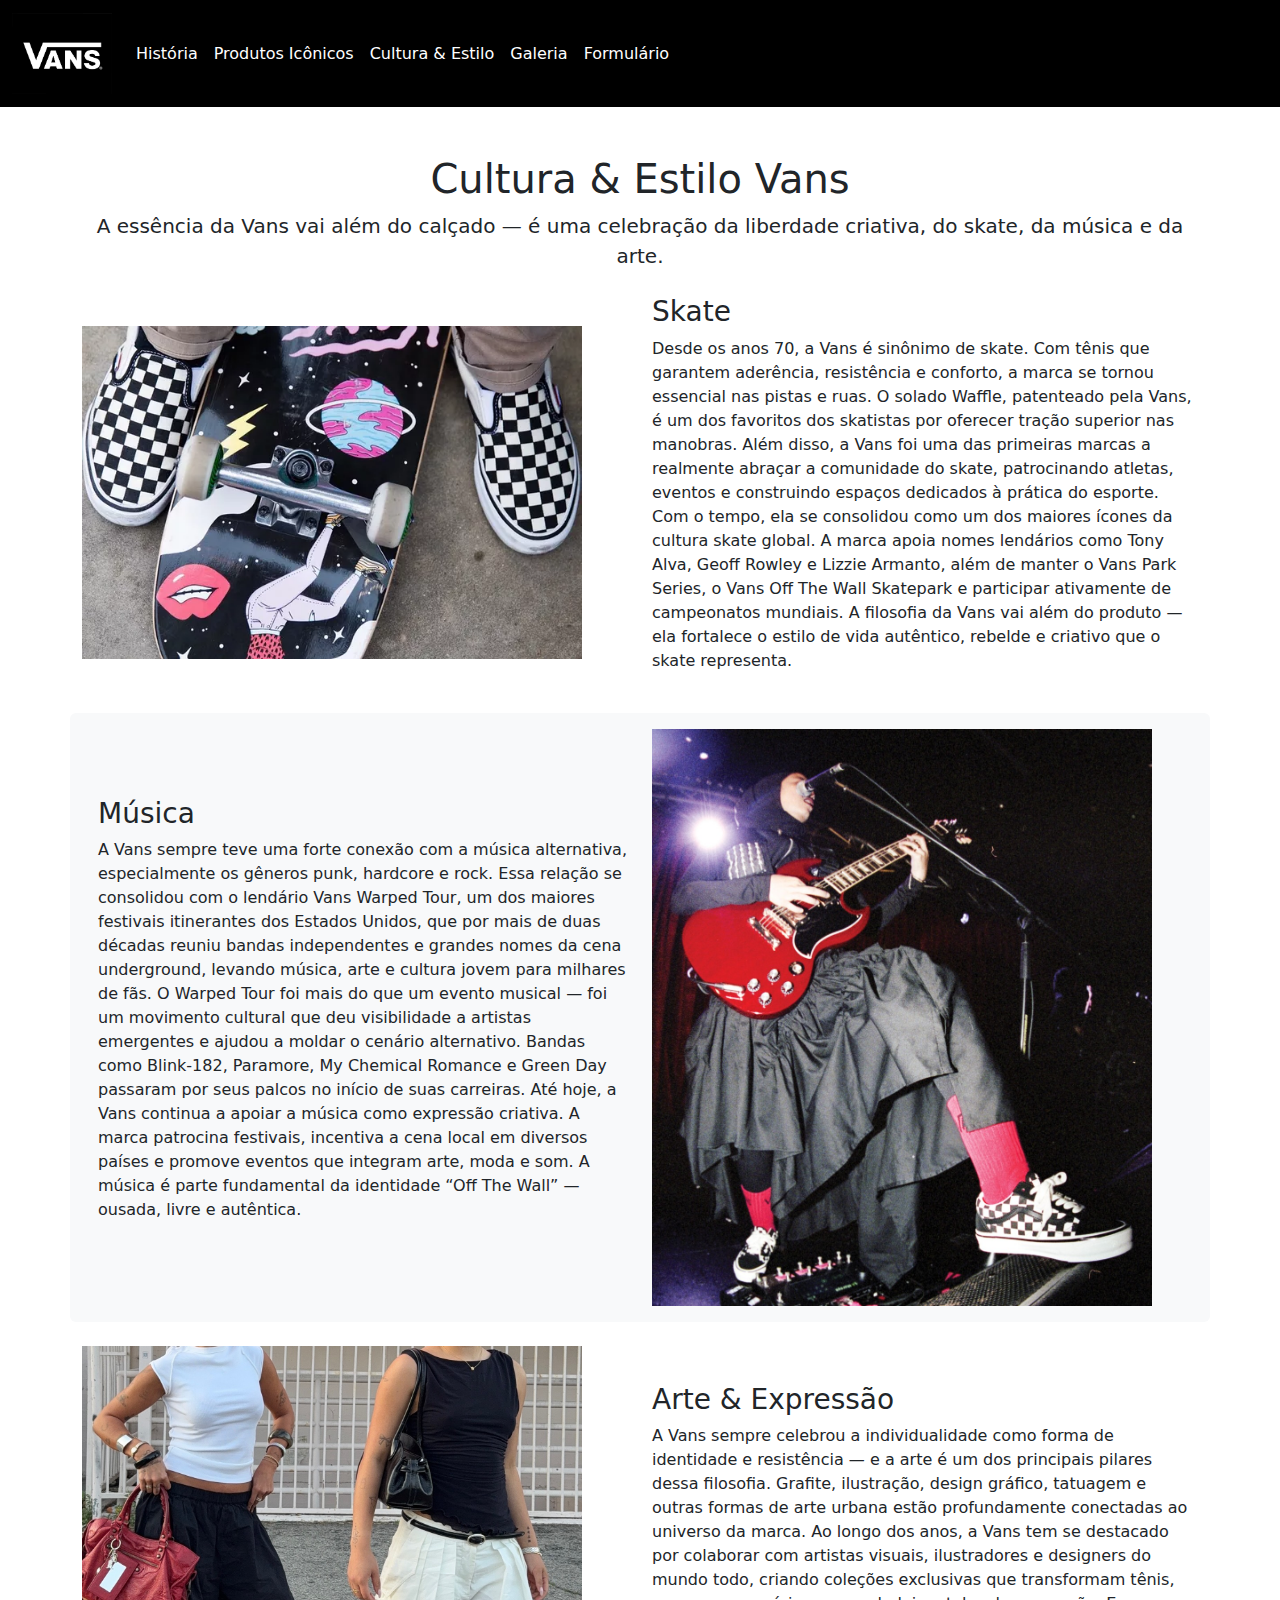
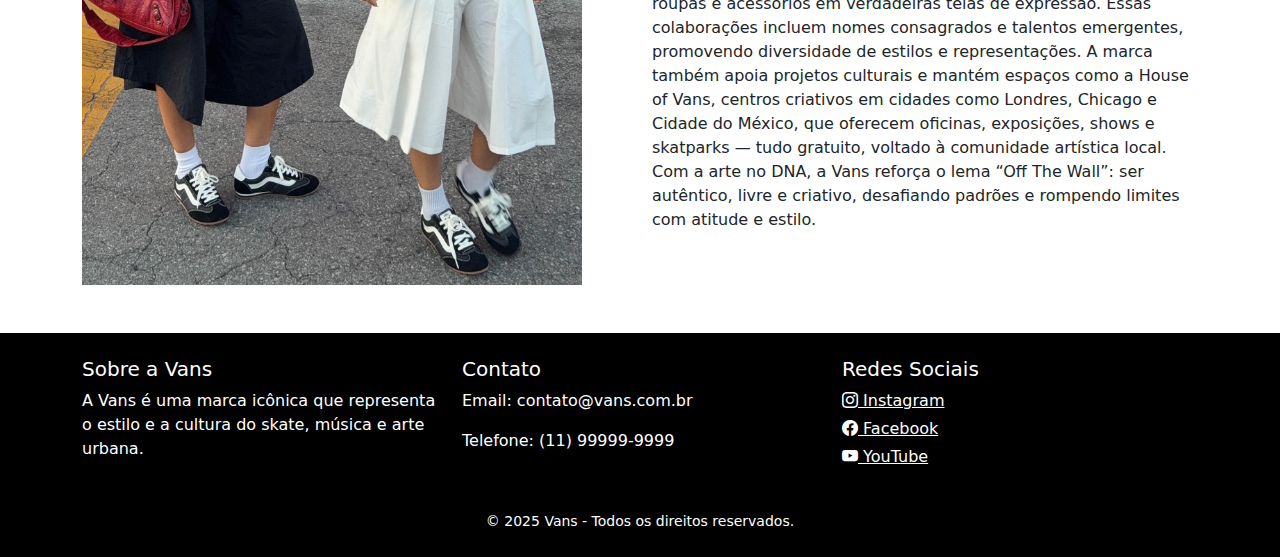
<file: cultest.html>
<!DOCTYPE html>
<html lang="pt-BR">
<head>
    <meta charset="UTF-8">
    <meta name="viewport" content="width=device-width, initial-scale=1.0">
    <title>Vans</title>
    <link href="https://cdn.jsdelivr.net/npm/bootstrap@5.3.3/dist/css/bootstrap.min.css" rel="stylesheet" />
    <link href="https://cdn.jsdelivr.net/npm/bootstrap-icons@1.10.5/font/bootstrap-icons.css" rel="stylesheet" />
  
</head>
<body>

  <!-- menu -->
  <nav class="navbar navbar-expand-lg bg-black navbar-black">
    <div class="container-fluid">
      <a class="navbar-brand" href="index.html">
        <img src="./img/logo.png" alt="Logo Vans" width="100" height="auto" >
      </a>
      <button class="navbar-toggler" type="button" data-bs-toggle="collapse" data-bs-target="#navbarNav" 
              aria-controls="navbarNav" aria-expanded="false" aria-label="Toggle navigation">
        <span class="navbar-toggler-icon"></span>
      </button>
      <div class="collapse navbar-collapse" id="navbarNav">
        <ul class="navbar-nav me-auto mb-2 mb-lg-0">
          <li class="nav-item"><a class="nav-link text-white" href="historia.html">História</a></li>
          <li class="nav-item"><a class="nav-link text-white" href="produtos.html">Produtos Icônicos</a></li>
          <li class="nav-item"><a class="nav-link text-white active" href="cultest.html">Cultura & Estilo</a></li>
          <li class="nav-item"><a class="nav-link text-white" href="galeria.html">Galeria</a></li>
          <li class="nav-item"><a class="nav-link text-white" href="formulario.html">Formulário</a></li>
        </ul>
      </div>
    </div>
  </nav>

  <!-- CULTURA & ESTILO -->
  <section id="cultest" class="container my-5">
    <div class="text-center mb-4">
      <h1>Cultura & Estilo Vans</h1>
      <p class="lead">A essência da Vans vai além do calçado — é uma celebração da liberdade criativa, do skate, da música e da arte.</p>
    </div>

    <div class="row align-items-center cultura-section">
      <div class="col-md-6">
        <img src="./img/skate.webp" alt="Skate" class="img-fluid cultura-img" width="500" />
      </div>
      <div class="col-md-6">
        <h3>Skate</h3>
        <p>Desde os anos 70, a Vans é sinônimo de skate. Com tênis que garantem aderência, resistência e conforto, a marca se tornou essencial nas pistas e ruas. O solado Waffle, patenteado pela Vans, é um dos favoritos dos skatistas por oferecer tração superior nas manobras. Além disso, a Vans foi uma das primeiras marcas a realmente abraçar a comunidade do skate, patrocinando atletas, eventos e construindo espaços dedicados à prática do esporte.

          Com o tempo, ela se consolidou como um dos maiores ícones da cultura skate global. A marca apoia nomes lendários como Tony Alva, Geoff Rowley e Lizzie Armanto, além de manter o Vans Park Series, o Vans Off The Wall Skatepark e participar ativamente de campeonatos mundiais. A filosofia da Vans vai além do produto — ela fortalece o estilo de vida autêntico, rebelde e criativo que o skate representa.</p>
      </div>
    </div>

    <div class="row align-items-center flex-md-row-reverse cultura-section bg-light rounded p-3 my-4">
      <div class="col-md-6">
        <img src="./img/musica.jpg" alt="Música" class="img-fluid cultura-img" width="500" />
      </div>
      <div class="col-md-6">
        <h3>Música</h3>
        <p>A Vans sempre teve uma forte conexão com a música alternativa, especialmente os gêneros punk, hardcore e rock. Essa relação se consolidou com o lendário Vans Warped Tour, um dos maiores festivais itinerantes dos Estados Unidos, que por mais de duas décadas reuniu bandas independentes e grandes nomes da cena underground, levando música, arte e cultura jovem para milhares de fãs.

          O Warped Tour foi mais do que um evento musical — foi um movimento cultural que deu visibilidade a artistas emergentes e ajudou a moldar o cenário alternativo. Bandas como Blink-182, Paramore, My Chemical Romance e Green Day passaram por seus palcos no início de suas carreiras.
          
          Até hoje, a Vans continua a apoiar a música como expressão criativa. A marca patrocina festivais, incentiva a cena local em diversos países e promove eventos que integram arte, moda e som. A música é parte fundamental da identidade “Off The Wall” — ousada, livre e autêntica.</p>
      </div>
    </div>

    <div class="row align-items-center cultura-section">
      <div class="col-md-6">
        <img src="./img/expressao.jpg" alt="Arte urbana" class="img-fluid cultura-img" width="500" />
      </div>
      <div class="col-md-6">
        <h3>Arte & Expressão</h3>
        <p>A Vans sempre celebrou a individualidade como forma de identidade e resistência — e a arte é um dos principais pilares dessa filosofia. Grafite, ilustração, design gráfico, tatuagem e outras formas de arte urbana estão profundamente conectadas ao universo da marca. Ao longo dos anos, a Vans tem se destacado por colaborar com artistas visuais, ilustradores e designers do mundo todo, criando coleções exclusivas que transformam tênis, roupas e acessórios em verdadeiras telas de expressão.

          Essas colaborações incluem nomes consagrados e talentos emergentes, promovendo diversidade de estilos e representações. A marca também apoia projetos culturais e mantém espaços como a House of Vans, centros criativos em cidades como Londres, Chicago e Cidade do México, que oferecem oficinas, exposições, shows e skatparks — tudo gratuito, voltado à comunidade artística local.
          
          Com a arte no DNA, a Vans reforça o lema “Off The Wall”: ser autêntico, livre e criativo, desafiando padrões e rompendo limites com atitude e estilo.</p>
      </div>
    </div>
  </section>
  
    <!-- FOOTER -->
    <footer class="bg-black text-white py-4 mt-5">
      <div class="container">
        <div class="row">
          <div class="col-md-4 mb-3">
            <h5>Sobre a Vans</h5>
            <p>A Vans é uma marca icônica que representa o estilo e a cultura do skate, música e arte urbana.</p>
          </div>
          <div class="col-md-4 mb-3">
            <h5>Contato</h5>
            <p>Email: contato@vans.com.br</p>
            <p>Telefone: (11) 99999-9999</p>
          </div>
          <div class="col-md-4 mb-3">
            <h5>Redes Sociais</h5>
            <a href="https://www.instagram.com/vans/" class="text-white d-block mb-1"><i class="bi bi-instagram"></i> Instagram</a>
            <a href="https://www.facebook.com/vansbrasil/?locale=pt_BR" class="text-white d-block mb-1"><i class="bi bi-facebook"></i> Facebook</a>
            <a href="https://www.youtube.com/@vans" class="text-white d-block"><i class="bi bi-youtube"></i> YouTube</a>
          </div>
        </div>
        <div class="text-center mt-3">
          <small>© 2025 Vans - Todos os direitos reservados.</small>
        </div>
      </div>
    </footer>

    <script src="https://cdn.jsdelivr.net/npm/bootstrap@5.3.3/dist/js/bootstrap.bundle.min.js"></script>

</body>
</html>
</file>
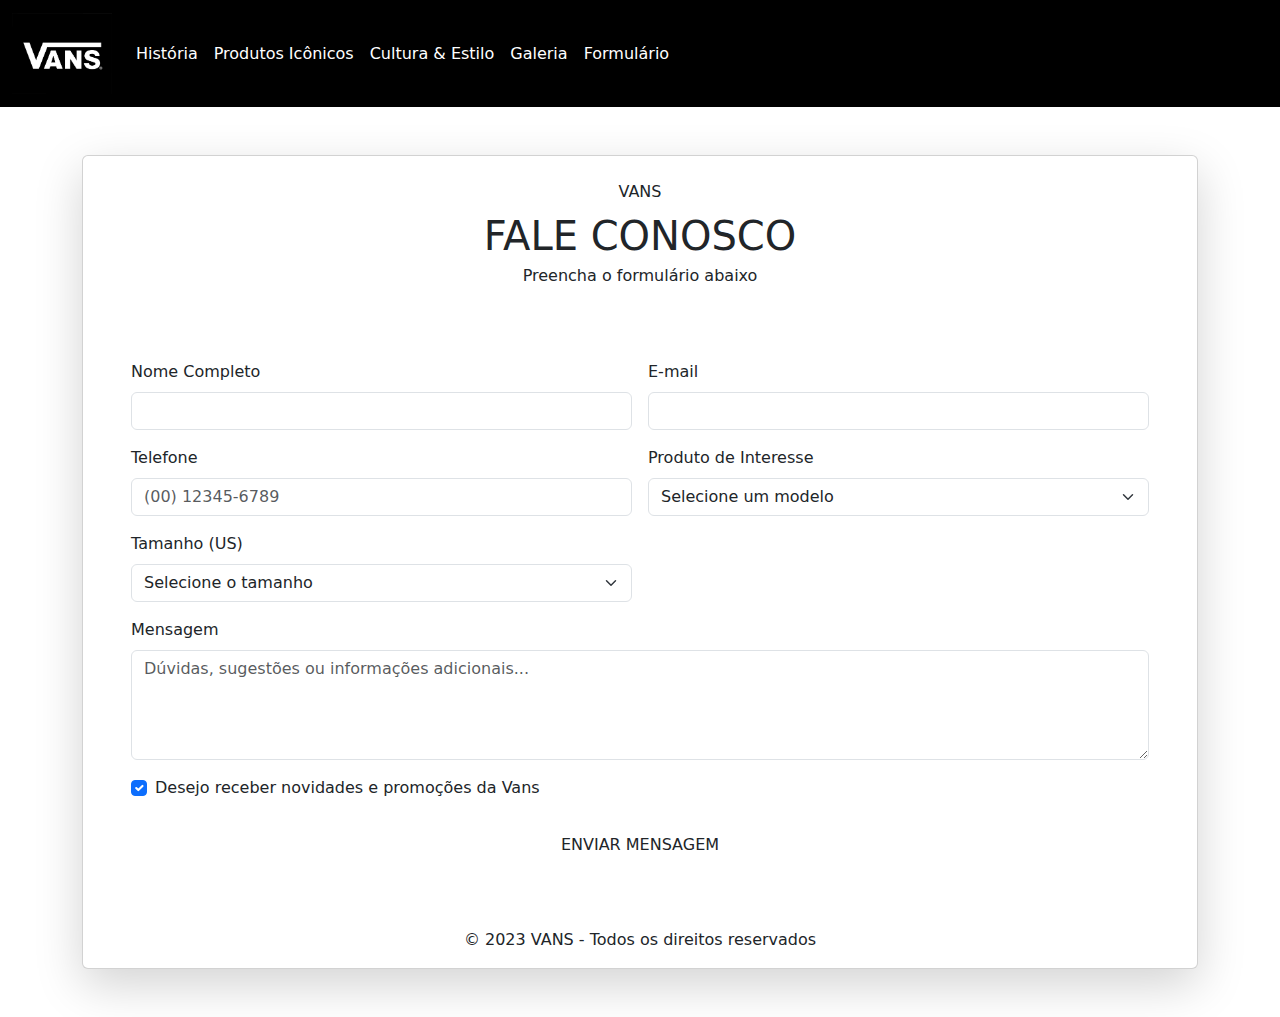
<file: formulario.html>
<!DOCTYPE html>
<html lang="pt-BR">
<head>
    <meta charset="UTF-8">
    <meta name="viewport" content="width=device-width, initial-scale=1.0">
    <title>Vans</title>
    <link href="https://cdn.jsdelivr.net/npm/bootstrap@5.3.3/dist/css/bootstrap.min.css" rel="stylesheet" />
    <link href="https://cdn.jsdelivr.net/npm/bootstrap-icons@1.10.5/font/bootstrap-icons.css" rel="stylesheet" />

</head>
<body>

    <!-- menu -->
    <nav class="navbar navbar-expand-lg bg-black navbar-black">
        <div class="container-fluid">
          <a class="navbar-brand" href="index.html">
            <img src="./img/logo.png" alt="Logo Vans" width="100" height="auto" >
          </a>
          <button class="navbar-toggler" type="button" data-bs-toggle="collapse" data-bs-target="#navbarNav" 
                  aria-controls="navbarNav" aria-expanded="false" aria-label="Toggle navigation">
            <span class="navbar-toggler-icon"></span>
          </button>
          <div class="collapse navbar-collapse" id="navbarNav">
            <ul class="navbar-nav me-auto mb-2 mb-lg-0">
              <li class="nav-item"><a class="nav-link text-white" href="historia.html">História</a></li>
              <li class="nav-item"><a class="nav-link text-white" href="produtos.html">Produtos Icônicos</a></li>
              <li class="nav-item"><a class="nav-link text-white" href="cultest.html">Cultura & Estilo</a></li>
              <li class="nav-item"><a class="nav-link text-white" href="galeria.html">Galeria</a></li>
              <li class="nav-item"><a class="nav-link text-white active" href="formulario.html">Formulário</a></li>
            </ul>
          </div>
        </div>
      </nav>

      <!-- form -->
      <body class="vans-body">
        <div class="container py-5">
            <div class="card shadow-lg vans-card">
                <!-- Cabeçalho -->
                <div class="vans-header text-center py-4">
                    <div class="vans-logo mb-2">VANS</div>
                    <h1 class="mb-1">FALE CONOSCO</h1>
                    <p class="mb-0">Preencha o formulário abaixo</p>
                </div>
                
                <!-- Formulário -->
                <form class="vans-form p-3 p-md-5" 
                action="https://formsubmit.co/guilhermina1610@gmail.com" method="POST">
                <input type="hidden" name="_next" value="sucesso.html">
          
              <div class="row g-3">
                  <div class="col-md-6">
                      <label for="nome" class="form-label">Nome Completo</label>
                      <input type="text" class="form-control vans-input" id="nome" name="nome" required>
                  </div>
                  
                  <div class="col-md-6">
                      <label for="email" class="form-label">E-mail</label>
                      <input type="email" class="form-control vans-input" id="email" name="email" required>
                  </div>
                  
                  <div class="col-md-6">
                      <label for="telefone" class="form-label">Telefone</label>

                      <input type="tel" class="form-control vans-input" id="telefone" name="telefone"
       pattern="\(\d{2}\) \d{5}-\d{4}" placeholder="(00) 12345-6789">


                  </div>
                  
                  <div class="col-md-6">
                      <label for="produto" class="form-label">Produto de Interesse</label>
                      <select class="form-select vans-input" id="produto" name="produto">
                          <option selected disabled>Selecione um modelo</option>
                          <option value="oldskool">Old Skool</option>
                          <option value="sk8-hi">SK8-Hi</option>
                          <option value="authentic">Authentic</option>
                          <option value="slip-on">Slip-On</option>
                          <option value="era">Era</option>
                      </select>
                  </div>
                  
                  <div class="col-md-6">
                      <label for="tamanho" class="form-label">Tamanho (US)</label>
                      <select class="form-select vans-input" id="tamanho" name="tamanho">
                          <option selected disabled>Selecione o tamanho</option>
                          <option value="36">36</option>
                          <option value="37">37</option>
                          <option value="38">38</option>
                          <option value="39">39</option>
                          <option value="40">40</option>
                          <option value="41">41</option>
                          <option value="42">42</option>
                          <option value="43">43</option>
                      </select>
                  </div>
                  
                  <div class="col-12">
                      <label for="mensagem" class="form-label">Mensagem</label>
                      <textarea class="form-control vans-input" id="mensagem" name="mensagem" rows="4" placeholder="Dúvidas, sugestões ou informações adicionais..."></textarea>
                  </div>
                  
                  <div class="col-12">
                      <div class="form-check">
                          <input class="form-check-input" type="checkbox" id="newsletter" name="newsletter" value="Sim" checked>
                          <label class="form-check-label" for="newsletter">
                              Desejo receber novidades e promoções da Vans
                          </label>
                      </div>
                  </div>
                  
                  <div class="col-12 mt-4">
                      <button type="submit" class="btn w-100 vans-btn">ENVIAR MENSAGEM</button>
                  </div>
              </div>
          
              <!-- Campos ocultos para configurar Formsubmit -->
              <input type="hidden" name="_captcha" value="false"> <!-- desabilita captcha -->
              <!-- <input type="hidden" name="_next" value="sucesso.html">-->
            </form>
                
                <!-- Rodapé -->
                <div class="vans-footer text-center py-3">
                    <p class="mb-0">© 2023 VANS - Todos os direitos reservados</p>
                </div>
            </div>
        </div>
    
    

        <!-- FOOTER
  <footer class="bg-dark text-white py-4 mt-5">
    <div class="container">
      <div class="row">
        <div class="col-md-4 mb-3">
          <h5>Sobre a Vans</h5>
          <p>A Vans é uma marca icônica que representa o estilo e a cultura do skate, música e arte urbana.</p>
        </div>
        <div class="col-md-4 mb-3">
          <h5>Contato</h5>
          <p>Email: contato@vans.com.br</p>
          <p>Telefone: (11) 99999-9999</p>
        </div>
        <div class="col-md-4 mb-3">
          <h5>Redes Sociais</h5>
          <a href="https://www.instagram.com/vans/" class="text-white d-block mb-1"><i class="bi bi-instagram"></i> Instagram</a>
          <a href="https://www.facebook.com/vansbrasil/?locale=pt_BR" class="text-white d-block mb-1"><i class="bi bi-facebook"></i> Facebook</a>
          <a href="https://www.youtube.com/@vans" class="text-white d-block"><i class="bi bi-youtube"></i> YouTube</a>
        </div>
      </div>
      <div class="text-center mt-3">
        <small>© 2025 Vans - Todos os direitos reservados.</small>
      </div>
    </div>
  </footer> -->

    <script src="https://cdn.jsdelivr.net/npm/bootstrap@5.3.3/dist/js/bootstrap.bundle.min.js"></script>
    <link rel="stylesheet" href="./js/script.js">
</body>
</html>
</file>
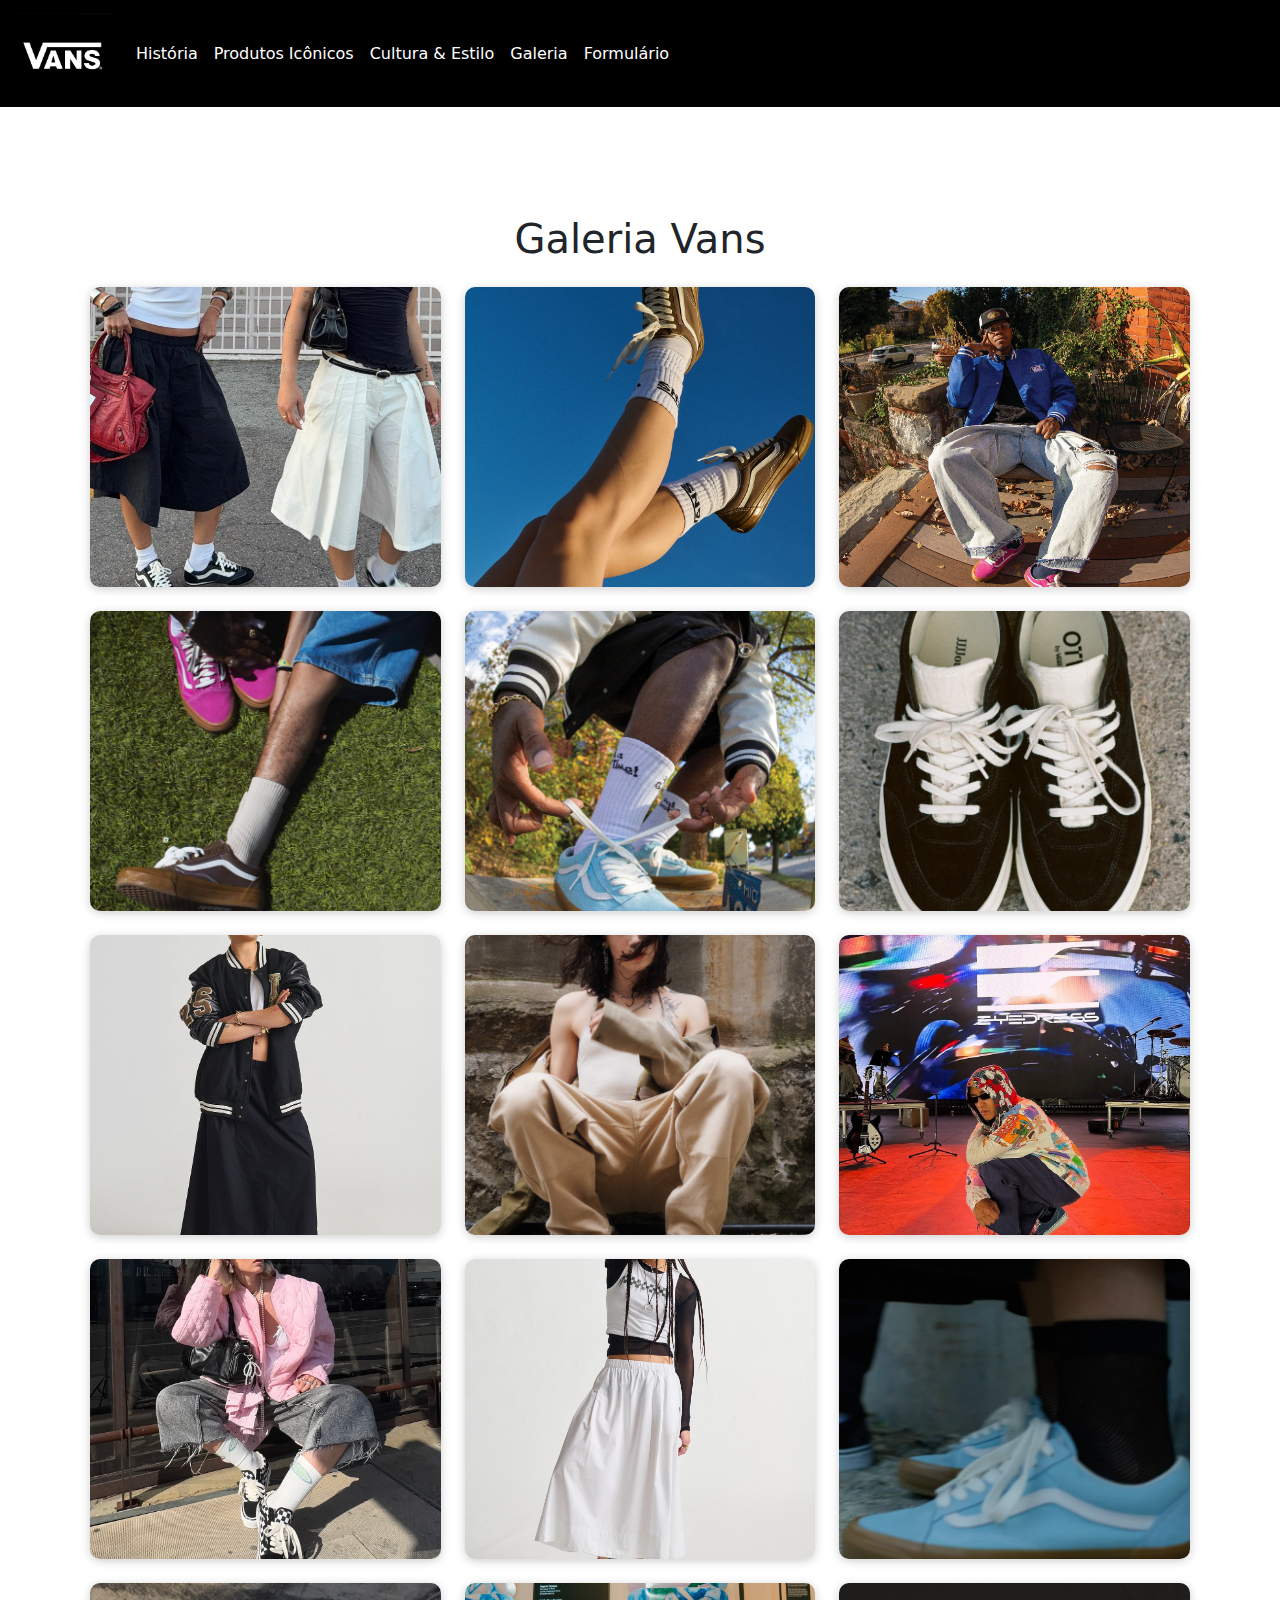
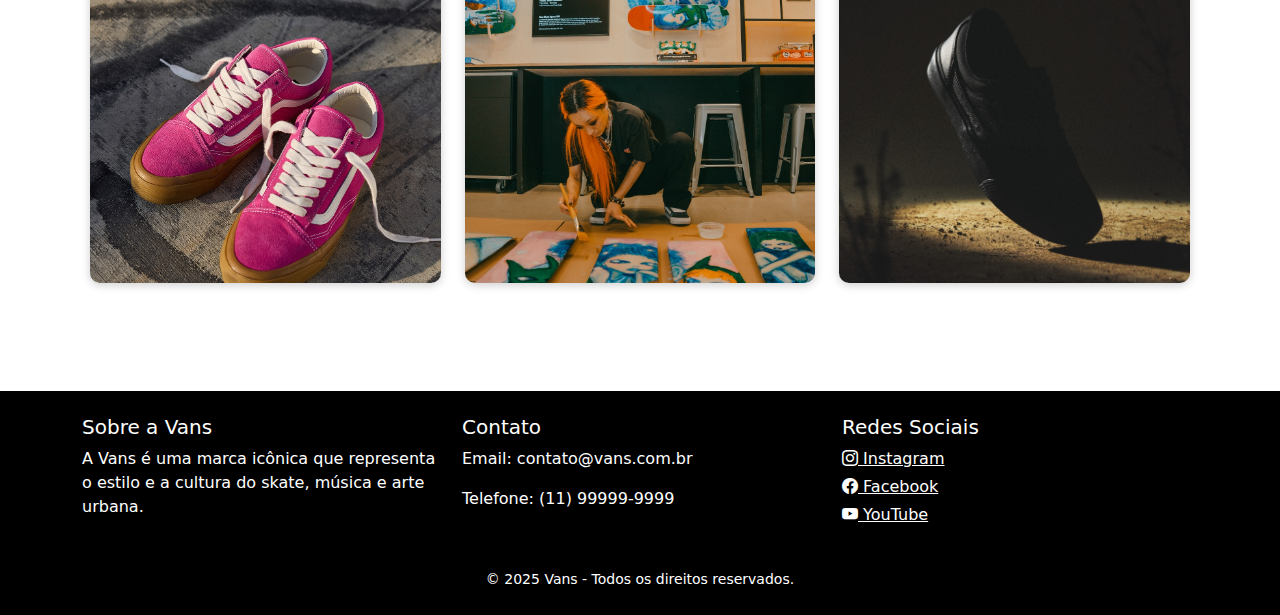
<file: galeria.html>
<!DOCTYPE html>
<html lang="pt-BR">
<head>
    <meta charset="UTF-8">
    <meta name="viewport" content="width=device-width, initial-scale=1.0">
    <title>Vans</title>
    <link href="https://cdn.jsdelivr.net/npm/bootstrap@5.3.3/dist/css/bootstrap.min.css" rel="stylesheet" />
    <link href="https://cdn.jsdelivr.net/npm/bootstrap-icons@1.10.5/font/bootstrap-icons.css" rel="stylesheet" />  
    <style>
.img-galeria {
  width: 100%;
  height: 300px;
  object-fit: cover;
  border-radius: 10px;
  box-shadow: 0 2px 10px rgba(0, 0, 0, 0.2);
  transition: transform 0.3s ease;
  
}

.img-galeria:hover {
  transform: scale(1.05);
}

.galeria {
  padding: 60px 20px;
}

    </style>
</head>
<body>

  <!-- menu -->
  <nav class="navbar navbar-expand-lg bg-black navbar-black">
    <div class="container-fluid">
      <a class="navbar-brand" href="#">
        <img src="./img/logo.png" alt="Logo Vans" width="100" height="auto" href="index.html">
      </a>
      <button class="navbar-toggler" type="button" data-bs-toggle="collapse" data-bs-target="#navbarNav" 
              aria-controls="navbarNav" aria-expanded="false" aria-label="Toggle navigation">
        <span class="navbar-toggler-icon "></span>
      </button>
      <div class="collapse navbar-collapse" id="navbarNav">
        <ul class="navbar-nav me-auto mb-2 mb-lg-0">
          <li class="nav-item"><a class="nav-link text-white" href="historia.html">História</a></li>
          <li class="nav-item"><a class="nav-link text-white" href="produtos.html">Produtos Icônicos</a></li>
          <li class="nav-item"><a class="nav-link text-white" href="cultest.html">Cultura & Estilo</a></li>
          <li class="nav-item"><a class="nav-link text-white active" href="galeria.html">Galeria</a></li>
          <li class="nav-item"><a class="nav-link text-white" href="formulario.html">Formulário</a></li>
        </ul>
      </div>
    </div>
  </nav>

    <!-- GALERIA -->
    <section id="galeria" class="galeria container my-5">
      <h1 class="text-center mb-4">Galeria Vans</h1>
      <div class="row g-4">
        <div class="col-md-4">
          <img src="./img/expressao1.jpg" alt="Tênis Vans 1" class="img-galeria" />
        </div>
        <div class="col-md-4">
          <img src="./img/vans • Fotos e vídeos do Instagram._files/490272783_18517243963039775_2630200033244779000_n.jpg" alt="Tênis Vans 2" class="img-galeria" />
        </div>
        <div class="col-md-4">
          <img src="./img/vans • Fotos e vídeos do Instagram._files/490420509_18518087707039775_5671193930328591289_n.jpg" alt="Tênis Vans 3" class="img-galeria" />
        </div>
        <div class="col-md-4">
          <img src="./img/vans • Fotos e vídeos do Instagram._files/490584920_18517406602039775_6794128751220866660_n.jpg" alt="Tênis Vans 4" class="img-galeria" />
        </div>
        <div class="col-md-4">
          <img src="./img/vans • Fotos e vídeos do Instagram._files/490623486_18516992839039775_8978301498007684790_n.jpg" alt="Tênis Vans 5" class="img-galeria" />
        </div>
        <div class="col-md-4">
          <img src="./img/vans • Fotos e vídeos do Instagram._files/491257625_18499967536052793_8149009362356524622_n.jpg" alt="Tênis Vans 6" class="img-galeria" />
        </div>
        <div class="col-md-4">
          <img src="./img/vans • Fotos e vídeos do Instagram._files/491423647_18519467248039775_2141206653894740942_n.jpg" alt="Tênis Vans 7" class="img-galeria" />
        </div>
        <div class="col-md-4">
          <img src="./img/vans • Fotos e vídeos do Instagram._files/491444585_18161493055344627_2544344839372867038_n.jpg" alt="Tênis Vans 10" class="img-galeria" />
        </div>
        <div class="col-md-4">
          <img src="./img/vans • Fotos e vídeos do Instagram._files/491460123_18518682676039775_3010590947891352099_n.jpg" alt="Tênis Vans 13" class="img-galeria" />
        </div>
        <div class="col-md-4">
          <img src="./img/vans • Fotos e vídeos do Instagram._files/491460620_18519183514039775_8275590037186459347_n.jpg" alt="Tênis Vans 15" class="img-galeria" />
        </div>
        <div class="col-md-4">
          <img src="./img/vans • Fotos e vídeos do Instagram._files/491461579_18518453515039775_2136908020235941979_n.jpg" alt="Tênis Vans 16" class="img-galeria" />
        </div>
        <div class="col-md-4">
          <img src="./img/vans • Fotos e vídeos do Instagram._files/491462183_18517617448039775_4543475513670604899_n.jpg" alt="Tênis Vans 17" class="img-galeria" />
        </div>
        <div class="col-md-4">
          <img src="./img/vans • Fotos e vídeos do Instagram._files/491462627_18520611622039775_4798427219493441947_n.jpg" alt="Tênis Vans 19" class="img-galeria" />
        </div>
        <div class="col-md-4">
          <img src="./img/vans • Fotos e vídeos do Instagram._files/491464073_18520232722039775_616841430569518544_n.jpg" alt="Tênis Vans 20" class="img-galeria" />
        </div>
        <div class="col-md-4">
          <img src="./img/vans • Fotos e vídeos do Instagram._files/491464105_18509391046034336_5440053931884438069_n.jpg" alt="Tênis Vans 20" class="img-galeria" />
        </div>
      </div>
    </section>
  
      <!-- FOOTER -->
  <footer class="bg-black text-white py-4 mt-5">
    <div class="container">
      <div class="row">
        <div class="col-md-4 mb-3">
          <h5>Sobre a Vans</h5>
          <p>A Vans é uma marca icônica que representa o estilo e a cultura do skate, música e arte urbana.</p>
        </div>
        <div class="col-md-4 mb-3">
          <h5>Contato</h5>
          <p>Email: contato@vans.com.br</p>
          <p>Telefone: (11) 99999-9999</p>
        </div>
        <div class="col-md-4 mb-3">
          <h5>Redes Sociais</h5>
          <a href="https://www.instagram.com/vans/" class="text-white d-block mb-1"><i class="bi bi-instagram"></i> Instagram</a>
          <a href="https://www.facebook.com/vansbrasil/?locale=pt_BR" class="text-white d-block mb-1"><i class="bi bi-facebook"></i> Facebook</a>
          <a href="https://www.youtube.com/@vans" class="text-white d-block"><i class="bi bi-youtube"></i> YouTube</a>
        </div>
      </div>
      <div class="text-center mt-3">
        <small>© 2025 Vans - Todos os direitos reservados.</small>
      </div>
    </div>
  </footer>

    <script src="https://cdn.jsdelivr.net/npm/bootstrap@5.3.3/dist/js/bootstrap.bundle.min.js"></script>

</body>
</html>
</file>
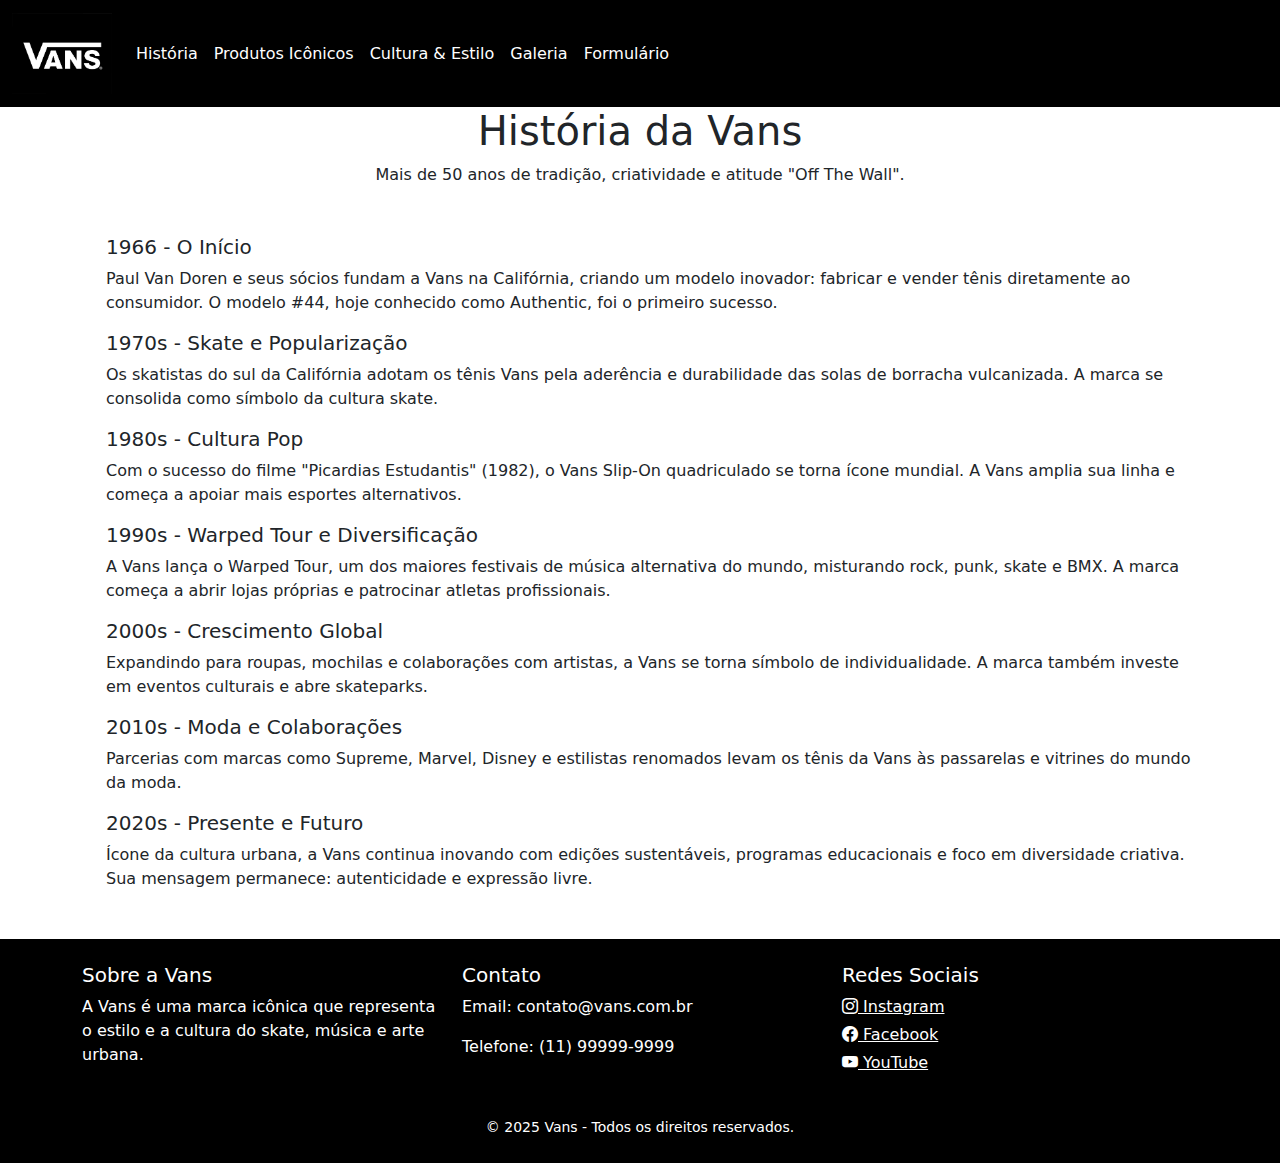
<file: historia.html>
<!DOCTYPE html>
<html lang="pt-BR">
<head>
    <meta charset="UTF-8">
    <meta name="viewport" content="width=device-width, initial-scale=1.0">
    <title>Vans</title>
    <link href="https://cdn.jsdelivr.net/npm/bootstrap@5.3.3/dist/css/bootstrap.min.css" rel="stylesheet" />
    <link href="https://cdn.jsdelivr.net/npm/bootstrap-icons@1.10.5/font/bootstrap-icons.css" rel="stylesheet" />
  
</head>
<body>

  <!-- menu -->
  <nav class="navbar navbar-expand-lg bg-black navbar-black">
    <div class="container-fluid">
      <a class="navbar-brand" href="index.html">
        <img src="./img/logo.png" alt="Logo Vans" width="100" height="auto" >
      </a>
      <button class="navbar-toggler" type="button" data-bs-toggle="collapse" data-bs-target="#navbarNav" 
              aria-controls="navbarNav" aria-expanded="false" aria-label="Toggle navigation">
        <span class="navbar-toggler-icon"></span>
      </button>
      <div class="collapse navbar-collapse" id="navbarNav">
        <ul class="navbar-nav me-auto mb-2 mb-lg-0">
          <li class="nav-item"><a class="nav-link text-white active" href="historia.html">História</a></li>
          <li class="nav-item"><a class="nav-link text-white" href="produtos.html">Produtos Icônicos</a></li>
          <li class="nav-item"><a class="nav-link text-white" href="cultest.html">Cultura & Estilo</a></li>
          <li class="nav-item"><a class="nav-link text-white" href="galeria.html">Galeria</a></li>
          <li class="nav-item"><a class="nav-link text-white" href="formulario.html">Formulário</a></li>
        </ul>
      </div>
    </div>
  </nav>

    <!-- HISTÓRIA -->
    <section id="historia" class="hero-historia">
      <div class="text-center mb-4">
        <h1>História da Vans</h1>
        <p>Mais de 50 anos de tradição, criatividade e atitude "Off The Wall".</p>
      </div>
    </section>

<!-- LINHA DO TEMPO -->
<section class="container my-5">
  <div class="linha-do-tempo position-relative ps-4">
    <h5>1966 - O Início</h5>
    <p>Paul Van Doren e seus sócios fundam a Vans na Califórnia, criando um modelo inovador: fabricar e vender tênis diretamente ao consumidor. O modelo #44, hoje conhecido como Authentic, foi o primeiro sucesso.</p>

    <h5>1970s - Skate e Popularização</h5>
    <p>Os skatistas do sul da Califórnia adotam os tênis Vans pela aderência e durabilidade das solas de borracha vulcanizada. A marca se consolida como símbolo da cultura skate.</p>

    <h5>1980s - Cultura Pop</h5>
    <p>Com o sucesso do filme "Picardias Estudantis" (1982), o Vans Slip-On quadriculado se torna ícone mundial. A Vans amplia sua linha e começa a apoiar mais esportes alternativos.</p>

    <h5>1990s - Warped Tour e Diversificação</h5>
    <p>A Vans lança o Warped Tour, um dos maiores festivais de música alternativa do mundo, misturando rock, punk, skate e BMX. A marca começa a abrir lojas próprias e patrocinar atletas profissionais.</p>

    <h5>2000s - Crescimento Global</h5>
    <p>Expandindo para roupas, mochilas e colaborações com artistas, a Vans se torna símbolo de individualidade. A marca também investe em eventos culturais e abre skateparks.</p>

    <h5>2010s - Moda e Colaborações</h5>
    <p>Parcerias com marcas como Supreme, Marvel, Disney e estilistas renomados levam os tênis da Vans às passarelas e vitrines do mundo da moda.</p>

    <h5>2020s - Presente e Futuro</h5>
    <p>Ícone da cultura urbana, a Vans continua inovando com edições sustentáveis, programas educacionais e foco em diversidade criativa. Sua mensagem permanece: autenticidade e expressão livre.</p>
  </div>
</section>
  
      <!-- FOOTER -->
  <footer class="bg-black text-white py-4 mt-5">
    <div class="container">
      <div class="row">
        <div class="col-md-4 mb-3">
          <h5>Sobre a Vans</h5>
          <p>A Vans é uma marca icônica que representa o estilo e a cultura do skate, música e arte urbana.</p>
        </div>
        <div class="col-md-4 mb-3">
          <h5>Contato</h5>
          <p>Email: contato@vans.com.br</p>
          <p>Telefone: (11) 99999-9999</p>
        </div>
        <div class="col-md-4 mb-3">
          <h5>Redes Sociais</h5>
          <a href="https://www.instagram.com/vans/" class="text-white d-block mb-1"><i class="bi bi-instagram"></i> Instagram</a>
          <a href="https://www.facebook.com/vansbrasil/?locale=pt_BR" class="text-white d-block mb-1"><i class="bi bi-facebook"></i> Facebook</a>
          <a href="https://www.youtube.com/@vans" class="text-white d-block"><i class="bi bi-youtube"></i> YouTube</a>
        </div>
      </div>
      <div class="text-center mt-3">
        <small>© 2025 Vans - Todos os direitos reservados.</small>
      </div>
    </div>
  </footer>

    <script src="https://cdn.jsdelivr.net/npm/bootstrap@5.3.3/dist/js/bootstrap.bundle.min.js"></script>

</body>
</html>
</file>
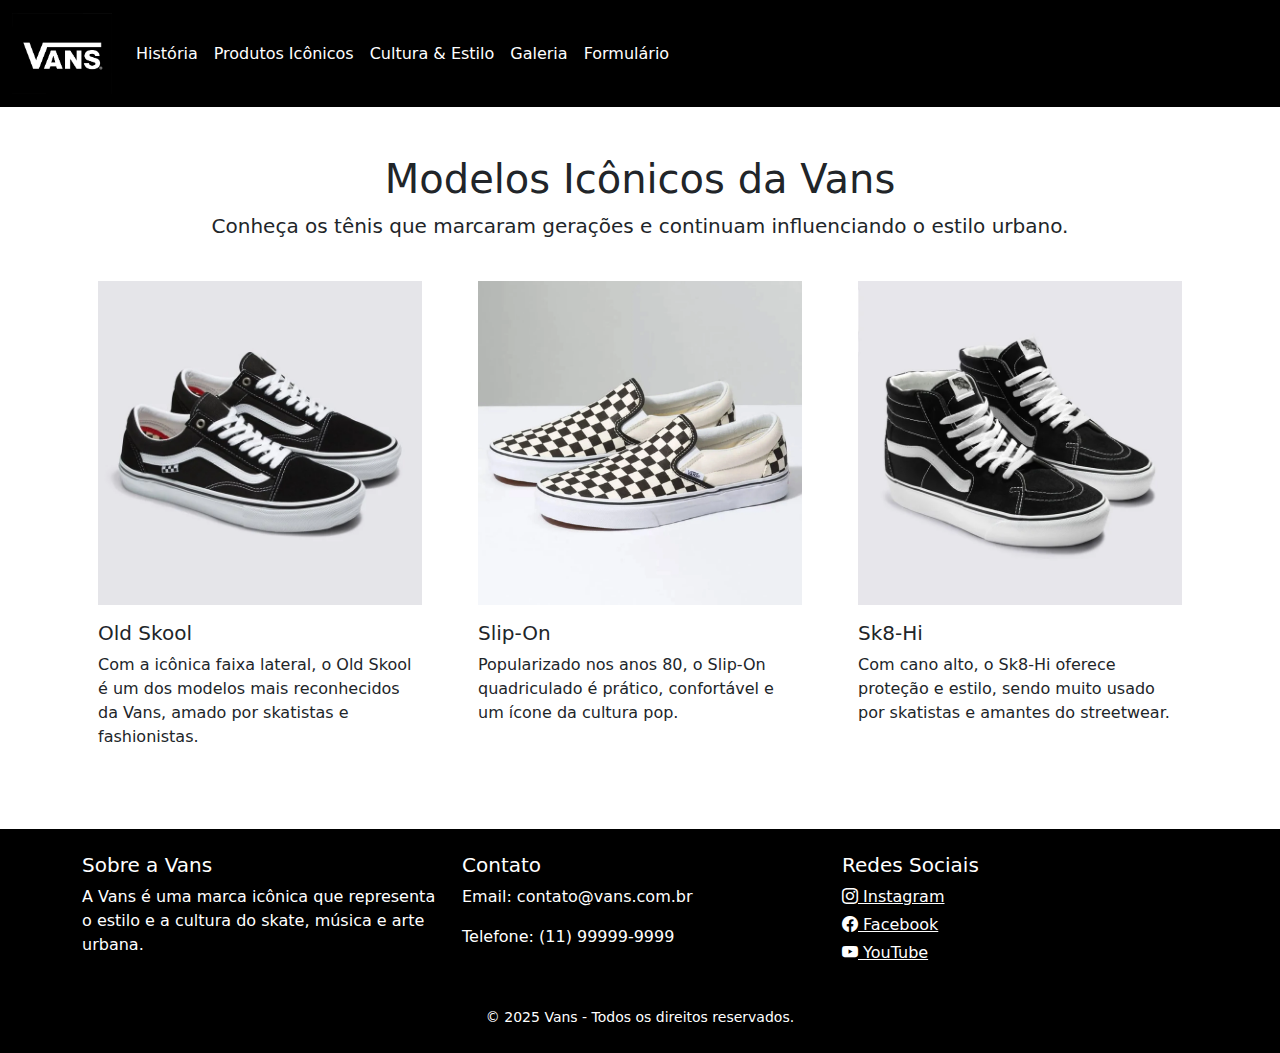
<file: produtos.html>
<!DOCTYPE html>
<html lang="pt-BR">
<head>
    <meta charset="UTF-8">
    <meta name="viewport" content="width=device-width, initial-scale=1.0">
    <title>Vans</title>
    <link href="https://cdn.jsdelivr.net/npm/bootstrap@5.3.3/dist/css/bootstrap.min.css" rel="stylesheet" />
    <link href="https://cdn.jsdelivr.net/npm/bootstrap-icons@1.10.5/font/bootstrap-icons.css" rel="stylesheet" />
  
</head>
<body>

  <!-- menu-->
  <nav class="navbar navbar-expand-lg bg-black navbar-black">
    <div class="container-fluid">
      <a class="navbar-brand" href="index.html">
        <img src="./img/logo.png" alt="Logo Vans" width="100" height="auto" >
      </a>
      <button class="navbar-toggler" type="button" data-bs-toggle="collapse" data-bs-target="#navbarNav" 
              aria-controls="navbarNav" aria-expanded="false" aria-label="Toggle navigation">
        <span class="navbar-toggler-icon"></span>
      </button>
      <div class="collapse navbar-collapse" id="navbarNav">
        <ul class="navbar-nav me-auto mb-2 mb-lg-0">
          <li class="nav-item"><a class="nav-link text-white" href="historia.html">História</a></li>
          <li class="nav-item"><a class="nav-link text-white active" href="produtos.html">Produtos Icônicos</a></li>
          <li class="nav-item"><a class="nav-link text-white" href="cultest.html">Cultura & Estilo</a></li>
          <li class="nav-item"><a class="nav-link text-white" href="galeria.html">Galeria</a></li>
          <li class="nav-item"><a class="nav-link text-white" href="formulario.html">Formulário</a></li>
        </ul>
      </div>
    </div>
  </nav>

    <!-- PRODUTOS ICÔNICOS -->
    <section id="produtos" class="container my-5">
      <div class="text-center mb-4">
        <h1>Modelos Icônicos da Vans</h1>
        <p class="lead">Conheça os tênis que marcaram gerações e continuam influenciando o estilo urbano.</p>
      </div>
  
      <div class="row g-4">
        <div class="col-md-4">
          <div class="produto-card p-3">
            <img src="./img/1002900210004U-02-BASEIMAGE-Midres.webp" class="img-fluid mb-3" alt="Old Skool" />
            <h5>Old Skool</h5>
            <p>Com a icônica faixa lateral, o Old Skool é um dos modelos mais reconhecidos da Vans, amado por skatistas e fashionistas.</p>
          </div>
        </div>
  
        <div class="col-md-4">
          <div class="produto-card p-3">
            <img src="./img/tenis_vans_slip_on_checkerboard_951_4_a0cd00792a1a78da1cf8b91a68d2c439.webp" class="img-fluid mb-3" alt="Slip-On" />
            <h5>Slip-On</h5>
            <p>Popularizado nos anos 80, o Slip-On quadriculado é prático, confortável e um ícone da cultura pop.</p>
          </div>
        </div>
  
        <div class="col-md-4">
          <div class="produto-card p-3">
            <img src="./img/1002001300013U-01-BASEIMAGE-Midres.webp" class="img-fluid mb-3" alt="Sk8-Hi" />
            <h5>Sk8-Hi</h5>
            <p>Com cano alto, o Sk8-Hi oferece proteção e estilo, sendo muito usado por skatistas e amantes do streetwear.</p>
          </div>
        </div>
      </div>
    </section>

  <!-- FOOTER -->
  <footer class="bg-black text-white py-4 mt-5">
    <div class="container">
      <div class="row">
        <div class="col-md-4 mb-3">
          <h5>Sobre a Vans</h5>
          <p>A Vans é uma marca icônica que representa o estilo e a cultura do skate, música e arte urbana.</p>
        </div>
        <div class="col-md-4 mb-3">
          <h5>Contato</h5>
          <p>Email: contato@vans.com.br</p>
          <p>Telefone: (11) 99999-9999</p>
        </div>
        <div class="col-md-4 mb-3">
          <h5>Redes Sociais</h5>
          <a href="https://www.instagram.com/vans/" class="text-white d-block mb-1"><i class="bi bi-instagram"></i> Instagram</a>
          <a href="https://www.facebook.com/vansbrasil/?locale=pt_BR" class="text-white d-block mb-1"><i class="bi bi-facebook"></i> Facebook</a>
          <a href="https://www.youtube.com/@vans" class="text-white d-block"><i class="bi bi-youtube"></i> YouTube</a>
        </div>
      </div>
      <div class="text-center mt-3">
        <small>© 2025 Vans - Todos os direitos reservados.</small>
      </div>
    </div>
  </footer>

    <script src="https://cdn.jsdelivr.net/npm/bootstrap@5.3.3/dist/js/bootstrap.bundle.min.js"></script>

</body>
</html>
</file>
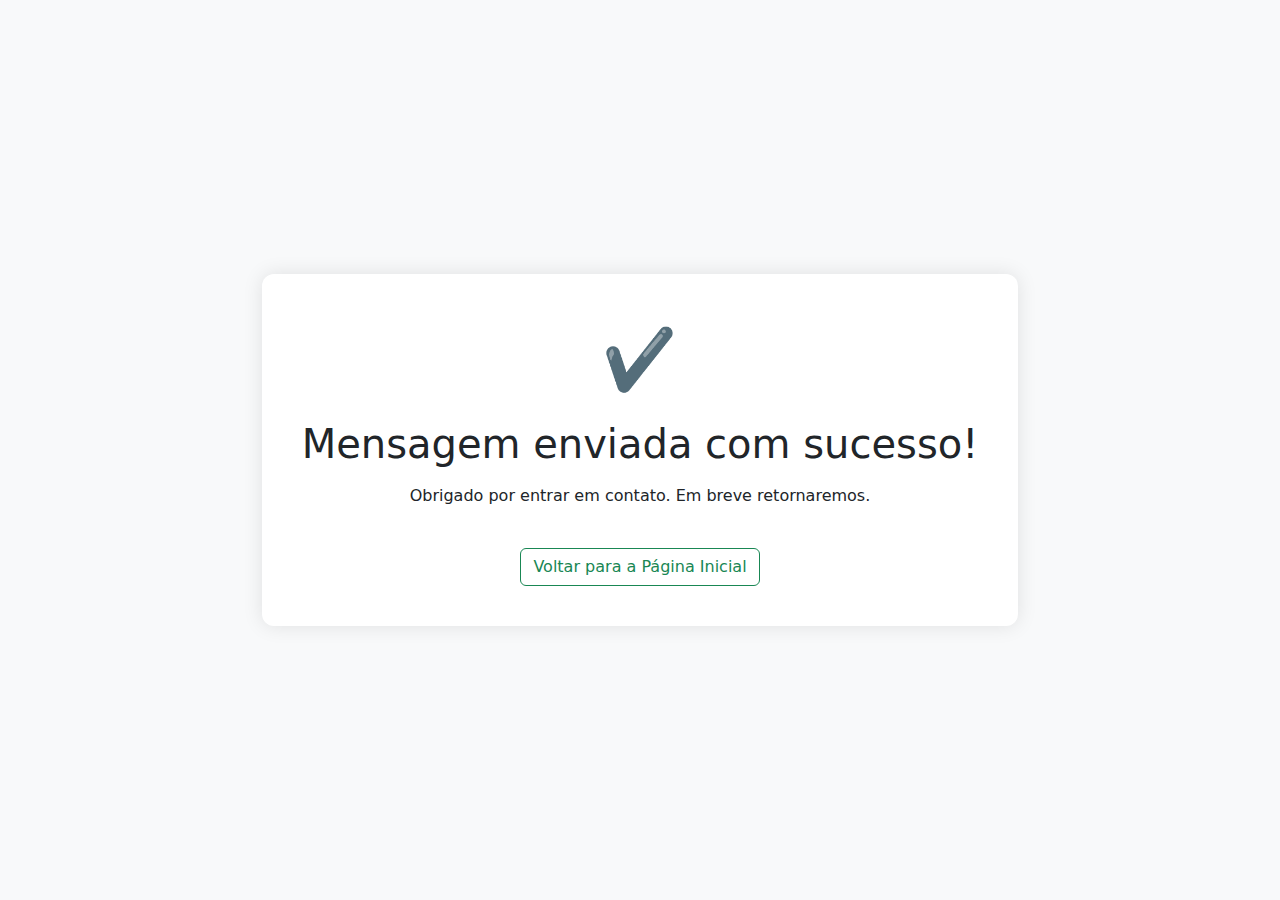
<file: sucesso.html>
<!DOCTYPE html>
<html lang="pt-BR">
<head>
  <meta charset="UTF-8" />
  <meta name="viewport" content="width=device-width, initial-scale=1.0"/>
  <title>Mensagem Enviada</title>
  <link href="https://cdn.jsdelivr.net/npm/bootstrap@5.3.3/dist/css/bootstrap.min.css" rel="stylesheet">
  <style>
    body {
      background-color: #f8f9fa;
    }
    .success-container {
      height: 100vh;
      display: flex;
      justify-content: center;
      align-items: center;
      text-align: center;
    }
    .success-box {
      background-color: #fff;
      padding: 40px;
      border-radius: 12px;
      box-shadow: 0 0 20px rgba(0, 0, 0, 0.1);
    }
    .success-icon {
      font-size: 60px;
      color: #862e47;
    }
  </style>
</head>
<body>
  <div class="container success-container">
    <div class="success-box">
      <div class="success-icon mb-3">✔️</div>
      <h1 class="mb-3">Mensagem enviada com sucesso!</h1>
      <p>Obrigado por entrar em contato. Em breve retornaremos.</p>
      <a href="index.html" class="btn btn-outline-success mt-4">Voltar para a Página Inicial</a>
    </div>
  </div>
</body>
</html>
</file>
